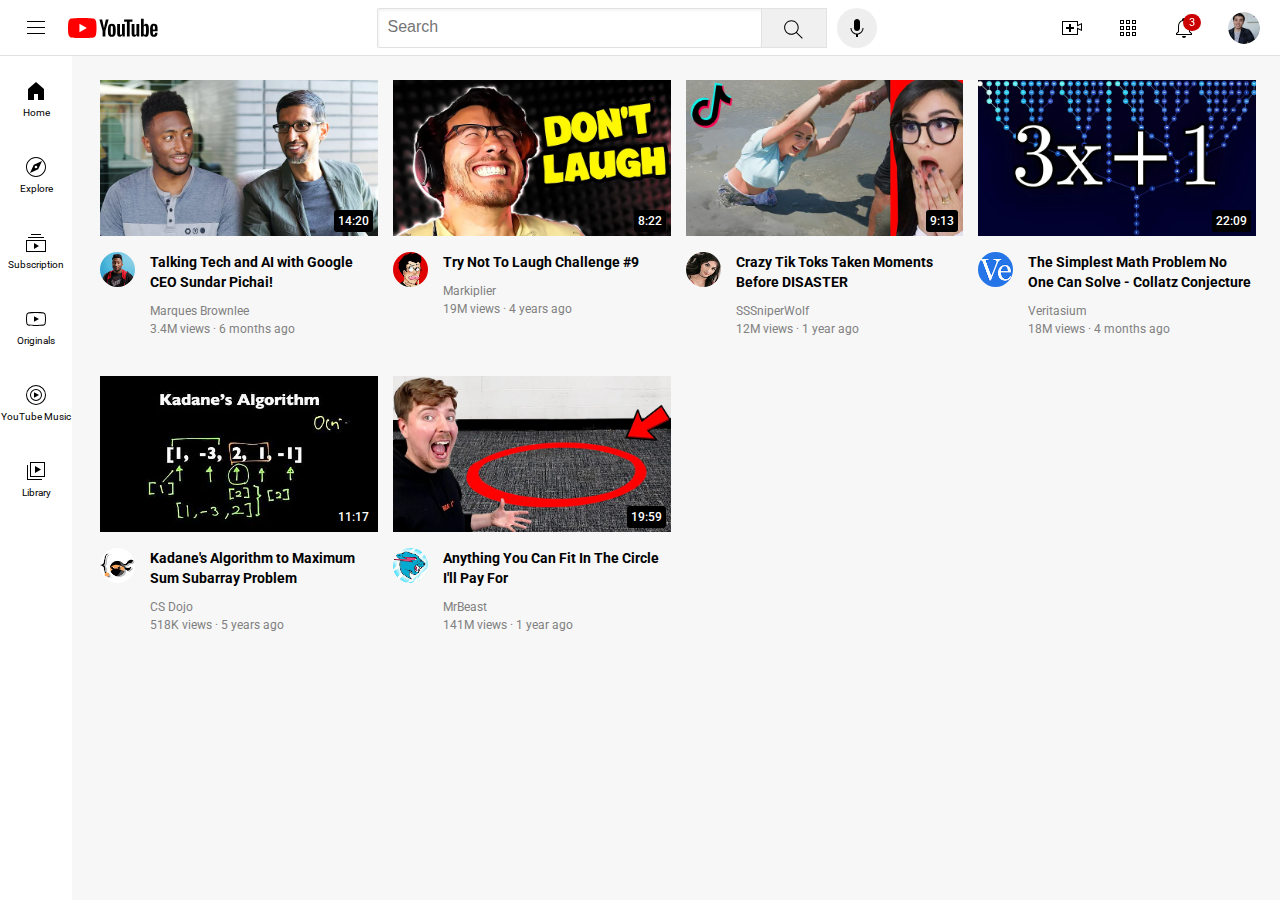
<file: index.html>
<!DOCTYPE html>

<hmtl>
  <head>
    <link rel="preconnect" href="https://fonts.googleapis.com">
    <link rel="preconnect" href="https://fonts.gstatic.com" crossorigin>
    <link href="https://fonts.googleapis.com/css2?family=Roboto&display=swap" rel="stylesheet">
    <title>
      YouTube
    </title>
    <link rel="stylesheet" href = "general.css">
    <link rel="stylesheet" href = "header.css">
    <link rel="stylesheet" href = "video.css">
    <link rel="stylesheet" href = "sidebar.css">
  </head>
  <body style = "padding-top: 80px;
  padding-left: 80px;">
    <header class = "Header">
      <div class="LeftSection">
        <img class = "HamburgerMenu" src = "icon/hamburger-menu.svg">
        <img class = "YoutubeLogo" src ="icon/youtube-logo.svg">
      </div>
      <div class="MiddleSection">
        <input class = "SearchBar" type = "text" placeholder = "Search">
        <button class = "SearchButton">
          <img class = "SearchIcon" src = "icon/search.svg">
          <div class = "Tooltip">Search</div>
        </button>
        <button class = "VoiceSearchButton">
          <img class = "VoiceSearchIcon" src = "icon/voice-search-icon.svg">
          <div class = "Tooltip">Search With Your Voice</div>
        </button>
      </div>
      <div class="RightSection">
        <div class = "UploadButton">
          <img class = "UploadIcon" src = "icon/upload.svg">
          <div class = "Tooltip">Create</div>
        </div>
        <div class = "YoutubeAppButton">
          <img class = "YoutubeAppIcon" src = "icon/youtube-apps.svg">
          <div class = "Tooltip">YouTube Apps</div>
        </div>
        <!-- PUT ABSOLUTE INSIDE RELATIVE!!!
             THIS IS COMMENT FOR HTML-->
        <div class = "Notification" style = "position: relative;">
          <img class = "NotificationIcon" src = "icon/notifications.svg">
          <div class = "NotificationNum">
            3
          </div>
          <div class = "Tooltip">Notfication</div>
        </div>
        <img class = "CurrentUserPicture" src = "icon/my-channel.jpeg">
      </div>
    </header>

    <nav class = "Sidebar">
      <div class = SidebarLink>
        <img src= "icon/home.svg">
        <div>
          Home
        </div>
      </div>
      <div class = SidebarLink>
        <img src= "icon/explore.svg">
        <div>
          Explore
        </div>
      </div>
      <div class = SidebarLink>
        <img src= "icon/subscriptions.svg">
        <div>
          Subscription
        </div>
      </div>
      <div class = SidebarLink>
        <img src= "icon/originals.svg">
        <div>
          Originals
        </div>
      </div>
      <div class = SidebarLink>
        <img src= "icon/youtube-music.svg">
        <div>
          YouTube Music
        </div>
      </div>
      <div class = SidebarLink>
        <img src= "icon/library.svg">
        <div>
          Library
        </div>
      </div>
    </nav>

    <main>
      <section class = "VideoGrid">
        <div class = "VideoPreview">
          <div class = "Image1Row">
            <img class = "image1" src = "image/thumbnail-1.webp">
            <div class = "video-time">
              14:20
            </div>
          </div>
          
          <div class = "VideoInfoGrid">
            <div class = "Image">
              <img class = "ImageAuthor" src = "image/channel-1.jpeg">
            </div>
    
            <div class = "Details">
              <p class = "VideoTitle">
                Talking Tech and AI with Google CEO Sundar Pichai!
              </p>
        
              <p class = "VideoAuthor">
                Marques Brownlee
              </p>
        
              <p class = "VideoStats">
                3.4M views &centerdot; 6 months ago
              </p>
            </div>
          </div>
        </div>
    
        <div class = "VideoPreview">
          <div class = "Image1Row">
            <img class = "image1" src = "image/thumbnail-2.webp">
            <div class = "video-time">
              8:22
            </div>
          </div>
          
          <div class = "VideoInfoGrid">
            <div class = "Image">
              <img class = "ImageAuthor" src = "image/channel-2.jpeg">
            </div>
    
            <div class = "Details">
              <p class = "VideoTitle">
                Try Not To Laugh Challenge #9
              </p>
        
              <p class = "VideoAuthor">
                Markiplier
              </p>
        
              <p class = "VideoStats">
                19M views &centerdot; 4 years ago
              </p>
            </div>
          </div>
        </div>
    
        <div class = "VideoPreview">
          <div class = "Image1Row">
            <img class = "image1" src = "image/thumbnail-3.webp">
            <div class = "video-time">
              9:13
            </div>
          </div>
          
          <div class = "VideoInfoGrid">
            <div class = "Image">
              <img class = "ImageAuthor" src = "image/channel-3.jpeg">
            </div>
    
            <div class = "Details">
              <p class = "VideoTitle">
                Crazy Tik Toks Taken Moments Before DISASTER
              </p>
        
              <p class = "VideoAuthor">
                SSSniperWolf
              </p>
        
              <p class = "VideoStats">
                12M views &centerdot; 1 year ago
              </p>
            </div>
          </div>
        </div>
    
        <div class = "VideoPreview">
          <div class = "Image1Row">
            <img class = "image1" src = "image/thumbnail-4.webp">
            <div class = "video-time">
              22:09
            </div>
          </div>
          
          <div class = "VideoInfoGrid">
            <div class = "Image">
              <img class = "ImageAuthor" src = "image/channel-4.jpeg">
            </div>
    
            <div class = "Details">
              <p class = "VideoTitle">
                The Simplest Math Problem No One Can Solve - Collatz Conjecture
              </p>
        
              <p class = "VideoAuthor">
                Veritasium
              </p>
        
              <p class = "VideoStats">
                18M views &centerdot; 4 months ago
              </p>
            </div>
          </div>
        </div>
    
        <div class = "VideoPreview">
          <div class = "Image1Row">
            <img class = "image1" src = "image/thumbnail-5.webp">
            <div class = "video-time">
              11:17
            </div>
          </div>
          
          <div class = "VideoInfoGrid">
            <div class = "Image">
              <img class = "ImageAuthor" src = "image/channel-5.jpeg">
            </div>
    
            <div class = "Details">
              <p class = "VideoTitle">
                Kadane's Algorithm to Maximum Sum Subarray Problem
              </p>
        
              <p class = "VideoAuthor">
                CS Dojo
              </p>
        
              <p class = "VideoStats">
                518K views &centerdot; 5 years ago
              </p>
            </div>
          </div>
        </div>
    
        <div class = "VideoPreview">
          <div class = "Image1Row">
            <img class = "image1" src = "image/thumbnail-6.webp">
            <div class = "video-time">
              19:59
            </div>
          </div>
          
          <div class = "VideoInfoGrid">
            <div class = "Image">
              <img class = "ImageAuthor" src = "image/channel-6.jpeg">
            </div>
    
            <div class = "Details">
              <p class = "VideoTitle">
                Anything You Can Fit In The Circle I'll Pay For
              </p>
        
              <p class = "VideoAuthor">
                MrBeast
              </p>
        
              <p class = "VideoStats">
                141M views &centerdot; 1 year ago
              </p>
            </div>
          </div>
        </div>
      </section>
    </main>
  </body>
</hmtl>
</file>
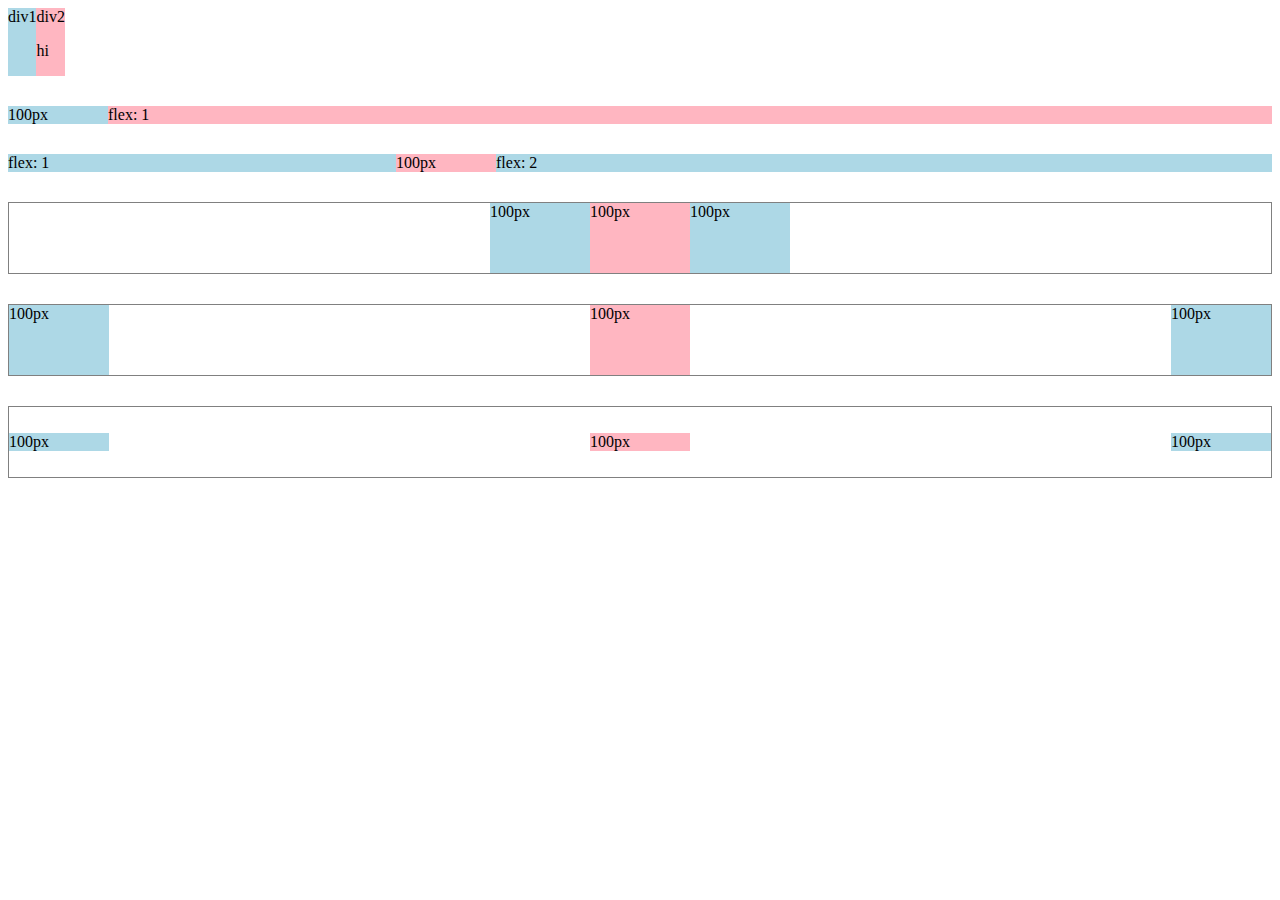
<file: flexbox.html>
<!DOCTYPE html>
<html>
  <head>
    <title>
      Flexbox Practice
    </title>
  </head>
  <body style = "padding-bottom: 300px;">
    <div style = "
      display: flex;
      flex-direction: row;">
      <div style = "background-color: lightblue;">div1</div>
      <div style = "background-color: lightpink;">div2<p>hi</p></div>
    </div>

    <div style = "
      display: flex;
      flex-direction: row;
      margin-top: 30px;">
      <div style = "background-color: lightblue;
      width: 100px;">100px</div>
      <div style = "background-color: lightpink;
      flex: 1;">flex: 1</div>
    </div>

    <div style = "
      display: flex;
      flex-direction: row;
      margin-top: 30px;">
      <div style = "background-color: lightblue;
      flex: 1;">flex: 1</div>
      <div style = "background-color: lightpink;
      width: 100px;">100px</div>
      <div style = "background-color: lightblue;
      flex: 2;">flex: 2</div>
    </div>

    <div style = "
      height: 70px;
      border-width: 1px;
      border-style: solid;
      border-color: gray;
      display: flex;
      flex-direction: row;
      margin-top: 30px;
      justify-content: center;">
      <div style = "background-color: lightblue;
      width: 100px;">100px</div>
      <div style = "background-color: lightpink;
      width: 100px;">100px</div>
      <div style = "background-color: lightblue;
      width: 100px;">100px</div>
    </div>

    <div style = "
      height: 70px;
      border-width: 1px;
      border-style: solid;
      border-color: gray;
      display: flex;
      flex-direction: row;
      margin-top: 30px;
      justify-content: space-between;">
      <div style = "background-color: lightblue;
      width: 100px;">100px</div>
      <div style = "background-color: lightpink;
      width: 100px;">100px</div>
      <div style = "background-color: lightblue;
      width: 100px;">100px</div>
    </div>

    <div style = "
      height: 70px;
      border-width: 1px;
      border-style: solid;
      border-color: gray;
      display: flex;
      flex-direction: row;
      margin-top: 30px;
      justify-content: space-between;
      align-items: center;">
      <div style = "background-color: lightblue;
      width: 100px;">100px</div>
      <div style = "background-color: lightpink;
      width: 100px;">100px</div>
      <div style = "background-color: lightblue;
      width: 100px;">100px</div>
    </div>
  </body>
</html>
</file>
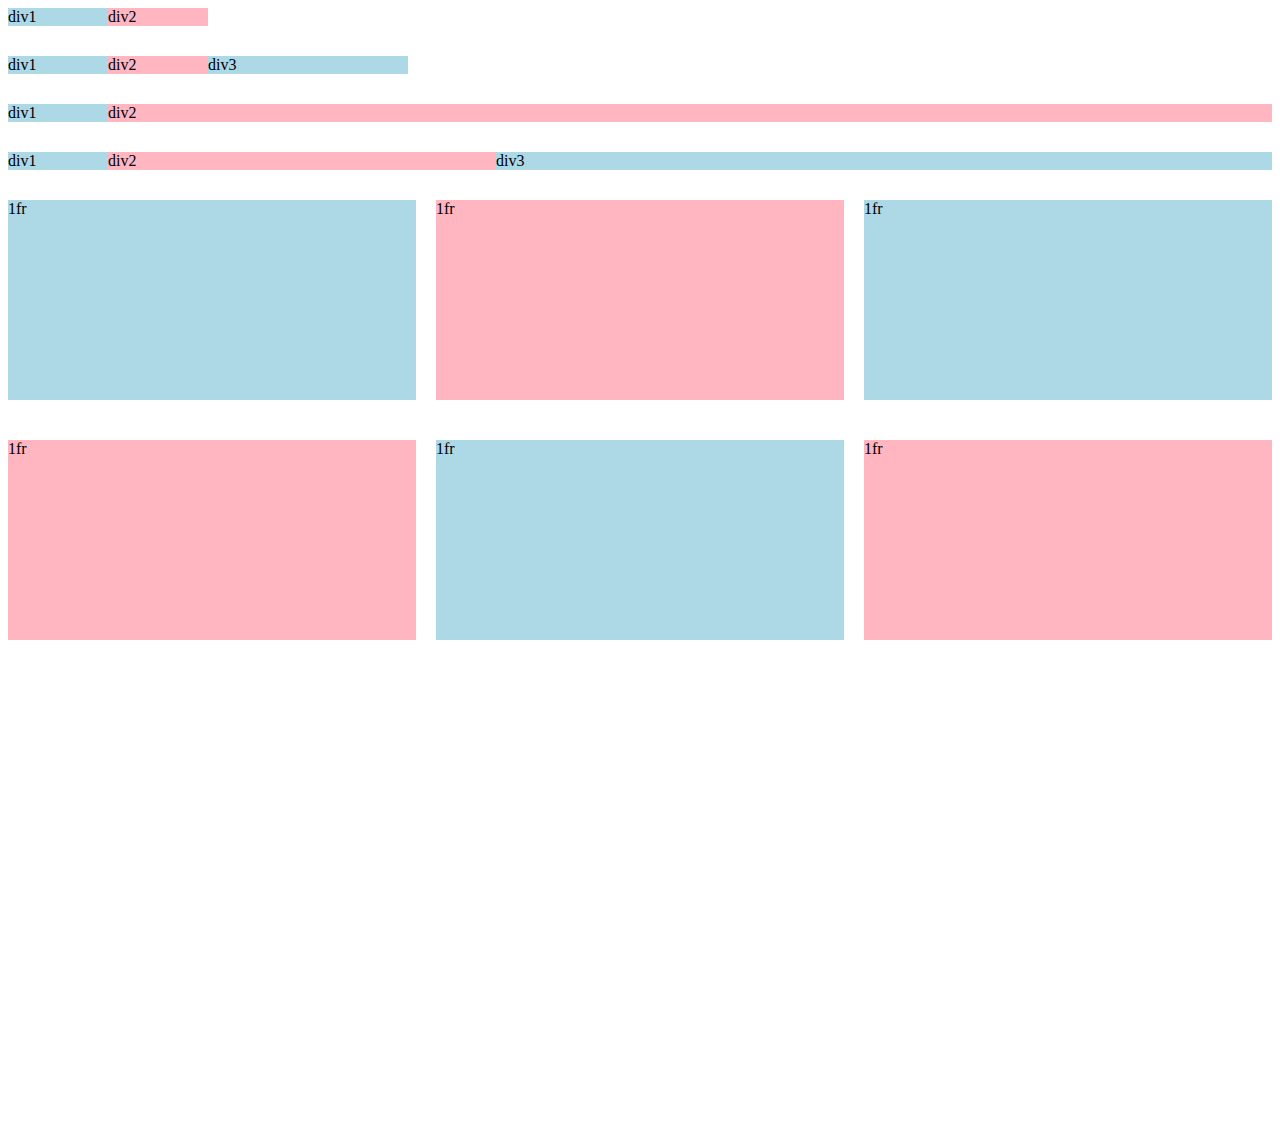
<file: grid.html>
<!DOCTYPE html>
<html>
  <head>
    <title>
      Grid Practice
    </title>
  </head>
  <body style = "padding-bottom: 500px;">
    <div style = "
      display: grid;
      grid-template-columns: 100px 100px;
    ">
      <div style = "background-color: lightblue;">
        div1
      </div>
      <div style = "background-color: lightpink;">
        div2
      </div>
    </div>

    <div style = "
      display: grid;
      grid-template-columns: 100px 100px 200px;
      margin-top: 30px;
    ">
      <div style = "background-color: lightblue;">
        div1
      </div>
      <div style = "background-color: lightpink;">
        div2
      </div>
      <div style = "background-color: lightblue;">
        div3
      </div>
    </div>

    <div style = "
      display: grid;
      grid-template-columns: 100px 1fr;
      margin-top: 30px;
    ">
      <div style = "background-color: lightblue;">
        div1
      </div>
      <div style = "background-color: lightpink;">
        div2
      </div>
    </div>

    <div style = "
      display: grid;
      grid-template-columns: 100px 1fr 2fr;
      margin-top: 30px;
    ">
      <div style = "background-color: lightblue;">
        div1
      </div>
      <div style = "background-color: lightpink;">
        div2
      </div>
      <div style = "background-color: lightblue;">
        div3
      </div>
    </div>

    <div style = "
      display: grid;
      grid-template-columns: 1fr 1fr 1fr;
      margin-top: 30px;
      column-gap: 20px;
      row-gap: 40px;
    ">
      <div style = "background-color: lightblue;
      height: 200px;">
        1fr
      </div>
      <div style = "background-color: lightpink;
      height: 200px;">
        1fr
      </div>
      <div style = "background-color: lightblue;
      height: 200px;">
        1fr
      </div>
      <div style = "background-color: lightpink;
      height: 200px;">
        1fr
      </div>
      <div style = "background-color: lightblue;
      height: 200px;">
        1fr
      </div>
      <div style = "background-color: lightpink;
      height: 200px;">
        1fr
      </div>
    </div>
  </body>
</html>
</file>
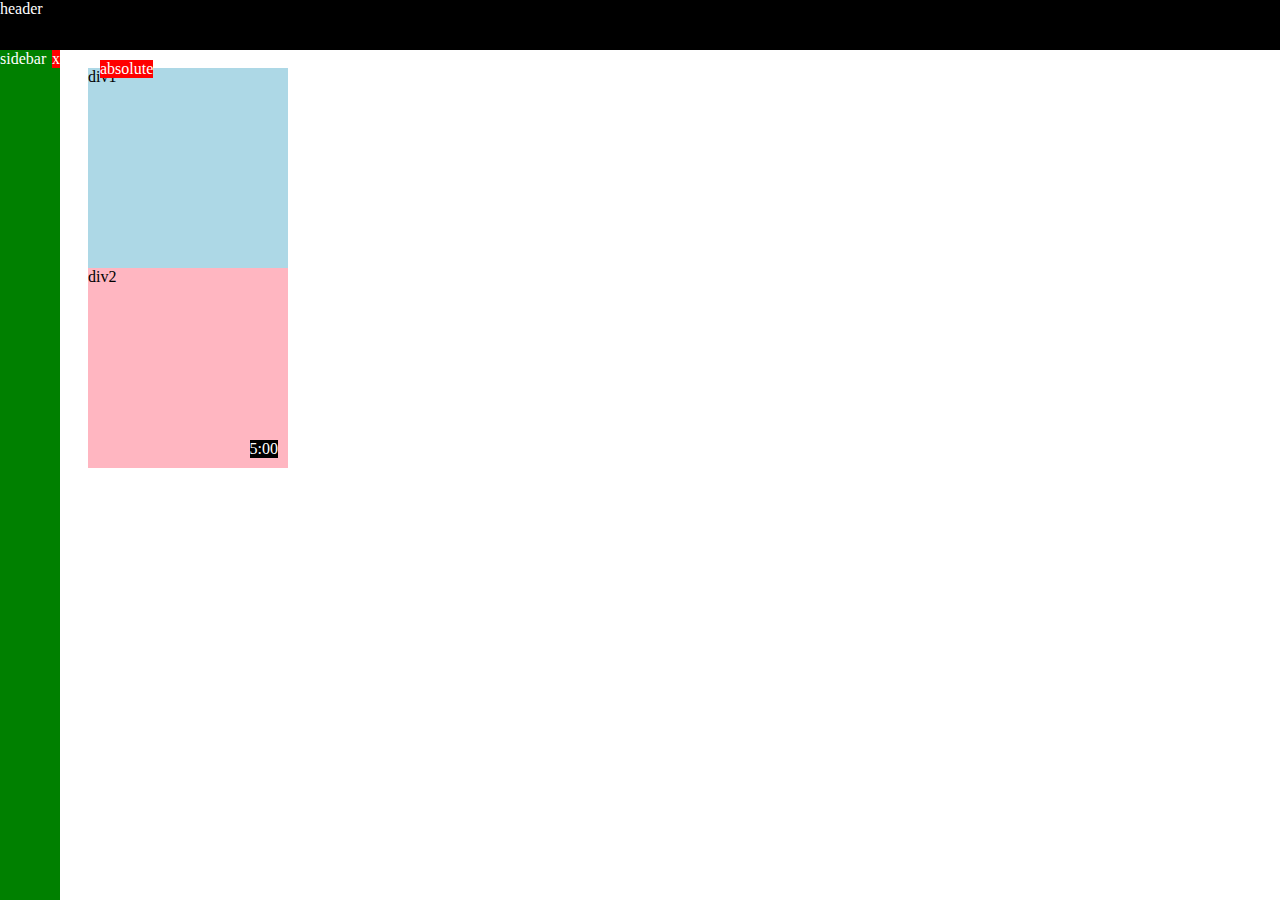
<file: position.html>
<!DOCTYPE html>

<html>
  <head>
    <title>
      Position Practice
    </title>
  </head>
  <body style = "padding-top: 60px;
  padding-left: 80px;">
    <div style = "
      background-color: black;
      color: white;
      position: fixed;
      top: 0;
      left: 0;
      right: 0;
      height: 50px;
      z-index: 1;">
      header
    </div>

    <div style = "background-color: green;
    color: white;
    position: fixed;
    top: 50px;
    left: 0;
    bottom: 0;
    width: 60px;">
      sidebar
      <div style = "
      position: absolute;
      background-color: red;
      color: white;
      top: 0px;
      right: 0px;">
        x
      </div>
    </div>

    <div style = "
    position: absolute;
    background-color: red;
    color: white;
    top: 60px;
    left: 100px;">
      absolute
    </div>

    <div style = "
    background-color: lightblue;
    height: 200px;
    width: 200px;
    position: static;
    ">
      div1
    </div>
    <div style = "
    background-color: lightpink;
    height: 200px;
    width: 200px;
    position: relative;
    ">
      div2
      <div style = "
      position: absolute;
      background-color: black;
      color: white;
      bottom: 10px;
      right: 10px;">
        5:00
      </div>
    </div>
  </body>
</html>
</file>
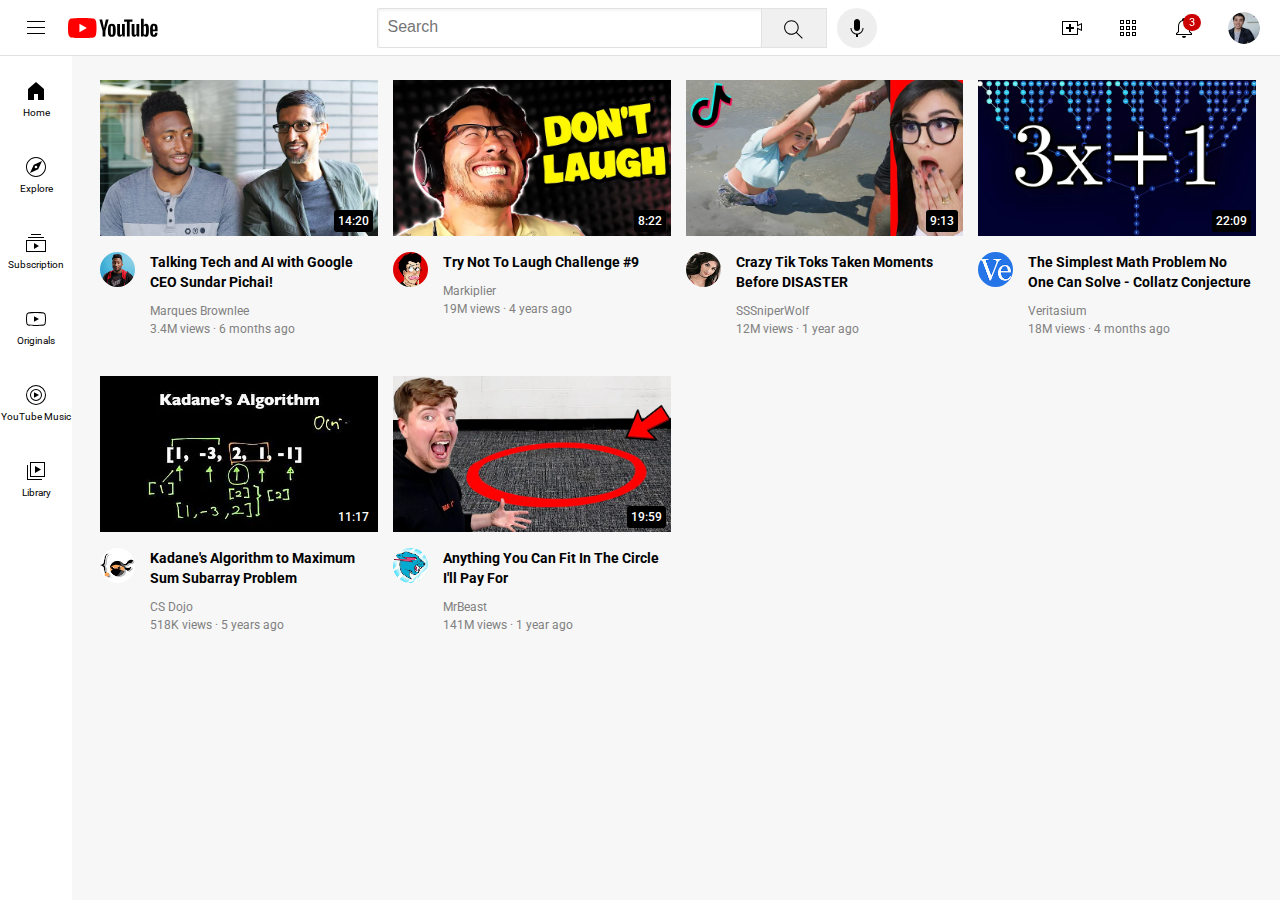
<file: youtube.html>
<!DOCTYPE html>

<hmtl>
  <head>
    <link rel="preconnect" href="https://fonts.googleapis.com">
    <link rel="preconnect" href="https://fonts.gstatic.com" crossorigin>
    <link href="https://fonts.googleapis.com/css2?family=Roboto&display=swap" rel="stylesheet">
    <title>
      YouTube
    </title>
    <link rel="stylesheet" href = "general.css">
    <link rel="stylesheet" href = "header.css">
    <link rel="stylesheet" href = "video.css">
    <link rel="stylesheet" href = "sidebar.css">
  </head>
  <body style = "padding-top: 80px;
  padding-left: 80px;">
    <header class = "Header">
      <div class="LeftSection">
        <img class = "HamburgerMenu" src = "icon/hamburger-menu.svg">
        <img class = "YoutubeLogo" src ="icon/youtube-logo.svg">
      </div>
      <div class="MiddleSection">
        <input class = "SearchBar" type = "text" placeholder = "Search">
        <button class = "SearchButton">
          <img class = "SearchIcon" src = "icon/search.svg">
          <div class = "Tooltip">Search</div>
        </button>
        <button class = "VoiceSearchButton">
          <img class = "VoiceSearchIcon" src = "icon/voice-search-icon.svg">
          <div class = "Tooltip">Search With Your Voice</div>
        </button>
      </div>
      <div class="RightSection">
        <div class = "UploadButton">
          <img class = "UploadIcon" src = "icon/upload.svg">
          <div class = "Tooltip">Create</div>
        </div>
        <div class = "YoutubeAppButton">
          <img class = "YoutubeAppIcon" src = "icon/youtube-apps.svg">
          <div class = "Tooltip">YouTube Apps</div>
        </div>
        <!-- PUT ABSOLUTE INSIDE RELATIVE!!!
             THIS IS COMMENT FOR HTML-->
        <div class = "Notification" style = "position: relative;">
          <img class = "NotificationIcon" src = "icon/notifications.svg">
          <div class = "NotificationNum">
            3
          </div>
          <div class = "Tooltip">Notfication</div>
        </div>
        <img class = "CurrentUserPicture" src = "icon/my-channel.jpeg">
      </div>
    </header>

    <nav class = "Sidebar">
      <div class = SidebarLink>
        <img src= "icon/home.svg">
        <div>
          Home
        </div>
      </div>
      <div class = SidebarLink>
        <img src= "icon/explore.svg">
        <div>
          Explore
        </div>
      </div>
      <div class = SidebarLink>
        <img src= "icon/subscriptions.svg">
        <div>
          Subscription
        </div>
      </div>
      <div class = SidebarLink>
        <img src= "icon/originals.svg">
        <div>
          Originals
        </div>
      </div>
      <div class = SidebarLink>
        <img src= "icon/youtube-music.svg">
        <div>
          YouTube Music
        </div>
      </div>
      <div class = SidebarLink>
        <img src= "icon/library.svg">
        <div>
          Library
        </div>
      </div>
    </nav>

    <main>
      <section class = "VideoGrid">
        <div class = "VideoPreview">
          <div class = "Image1Row">
            <img class = "image1" src = "image/thumbnail-1.webp">
            <div class = "video-time">
              14:20
            </div>
          </div>
          
          <div class = "VideoInfoGrid">
            <div class = "Image">
              <img class = "ImageAuthor" src = "image/channel-1.jpeg">
            </div>
    
            <div class = "Details">
              <p class = "VideoTitle">
                Talking Tech and AI with Google CEO Sundar Pichai!
              </p>
        
              <p class = "VideoAuthor">
                Marques Brownlee
              </p>
        
              <p class = "VideoStats">
                3.4M views &centerdot; 6 months ago
              </p>
            </div>
          </div>
        </div>
    
        <div class = "VideoPreview">
          <div class = "Image1Row">
            <img class = "image1" src = "image/thumbnail-2.webp">
            <div class = "video-time">
              8:22
            </div>
          </div>
          
          <div class = "VideoInfoGrid">
            <div class = "Image">
              <img class = "ImageAuthor" src = "image/channel-2.jpeg">
            </div>
    
            <div class = "Details">
              <p class = "VideoTitle">
                Try Not To Laugh Challenge #9
              </p>
        
              <p class = "VideoAuthor">
                Markiplier
              </p>
        
              <p class = "VideoStats">
                19M views &centerdot; 4 years ago
              </p>
            </div>
          </div>
        </div>
    
        <div class = "VideoPreview">
          <div class = "Image1Row">
            <img class = "image1" src = "image/thumbnail-3.webp">
            <div class = "video-time">
              9:13
            </div>
          </div>
          
          <div class = "VideoInfoGrid">
            <div class = "Image">
              <img class = "ImageAuthor" src = "image/channel-3.jpeg">
            </div>
    
            <div class = "Details">
              <p class = "VideoTitle">
                Crazy Tik Toks Taken Moments Before DISASTER
              </p>
        
              <p class = "VideoAuthor">
                SSSniperWolf
              </p>
        
              <p class = "VideoStats">
                12M views &centerdot; 1 year ago
              </p>
            </div>
          </div>
        </div>
    
        <div class = "VideoPreview">
          <div class = "Image1Row">
            <img class = "image1" src = "image/thumbnail-4.webp">
            <div class = "video-time">
              22:09
            </div>
          </div>
          
          <div class = "VideoInfoGrid">
            <div class = "Image">
              <img class = "ImageAuthor" src = "image/channel-4.jpeg">
            </div>
    
            <div class = "Details">
              <p class = "VideoTitle">
                The Simplest Math Problem No One Can Solve - Collatz Conjecture
              </p>
        
              <p class = "VideoAuthor">
                Veritasium
              </p>
        
              <p class = "VideoStats">
                18M views &centerdot; 4 months ago
              </p>
            </div>
          </div>
        </div>
    
        <div class = "VideoPreview">
          <div class = "Image1Row">
            <img class = "image1" src = "image/thumbnail-5.webp">
            <div class = "video-time">
              11:17
            </div>
          </div>
          
          <div class = "VideoInfoGrid">
            <div class = "Image">
              <img class = "ImageAuthor" src = "image/channel-5.jpeg">
            </div>
    
            <div class = "Details">
              <p class = "VideoTitle">
                Kadane's Algorithm to Maximum Sum Subarray Problem
              </p>
        
              <p class = "VideoAuthor">
                CS Dojo
              </p>
        
              <p class = "VideoStats">
                518K views &centerdot; 5 years ago
              </p>
            </div>
          </div>
        </div>
    
        <div class = "VideoPreview">
          <div class = "Image1Row">
            <img class = "image1" src = "image/thumbnail-6.webp">
            <div class = "video-time">
              19:59
            </div>
          </div>
          
          <div class = "VideoInfoGrid">
            <div class = "Image">
              <img class = "ImageAuthor" src = "image/channel-6.jpeg">
            </div>
    
            <div class = "Details">
              <p class = "VideoTitle">
                Anything You Can Fit In The Circle I'll Pay For
              </p>
        
              <p class = "VideoAuthor">
                MrBeast
              </p>
        
              <p class = "VideoStats">
                141M views &centerdot; 1 year ago
              </p>
            </div>
          </div>
        </div>
      </section>
    </main>
  </body>
</hmtl>
</file>
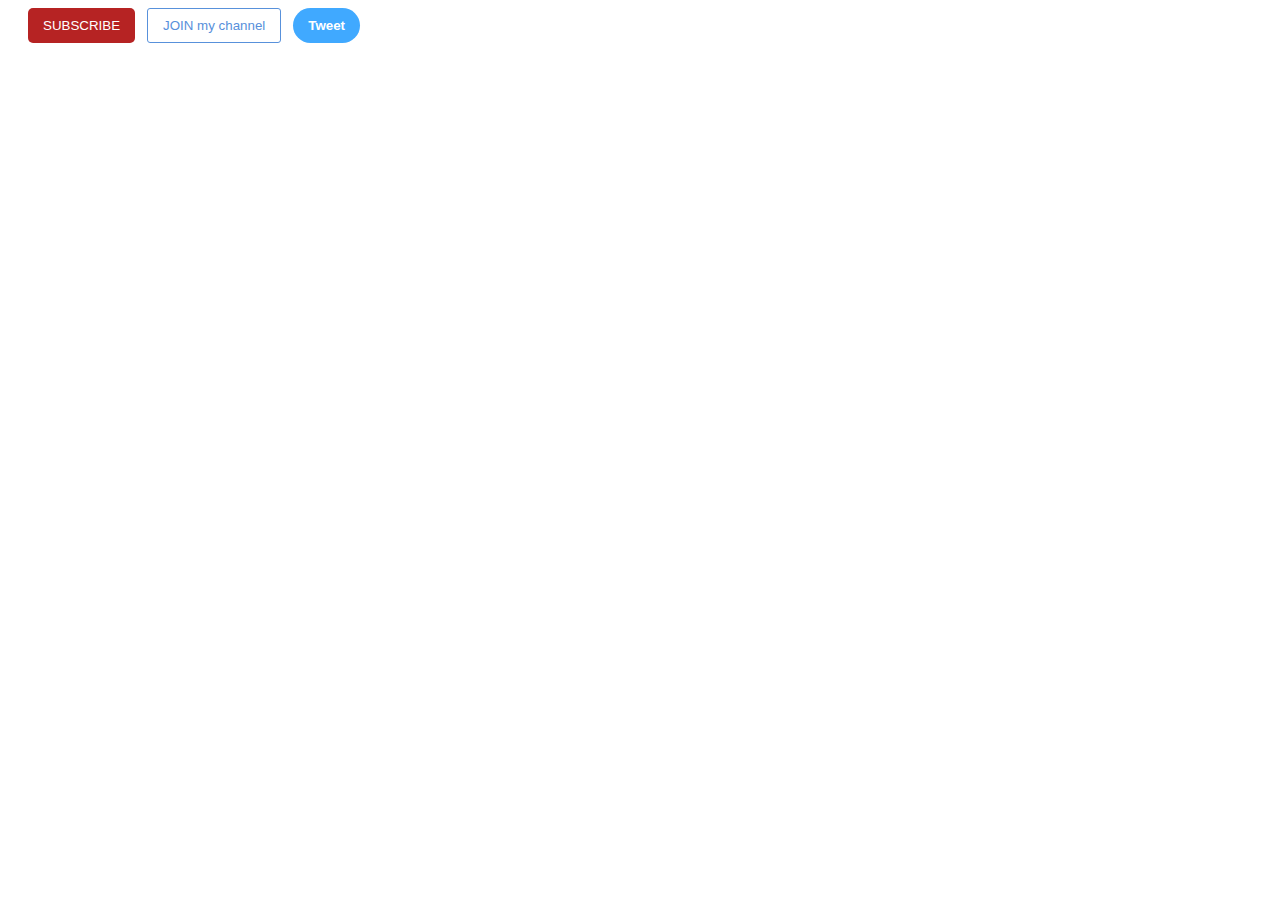
<file: intro/buttons.html>
<!DOCTYPE html>
<html>
  <head>
    <title>
      Buttons Practice
    </title>
    <link rel = "StyleSheet" href = "buttons.css">
  </head>
  <body>
    <button class = "SubscribeButton">
      SUBSCRIBE
    </button>
    
    <button class = "JoinButton">
      JOIN my channel
    </button>
    
    <button class = "TweetButton">
      Tweet
    </button>
  </body>
</html>
</file>
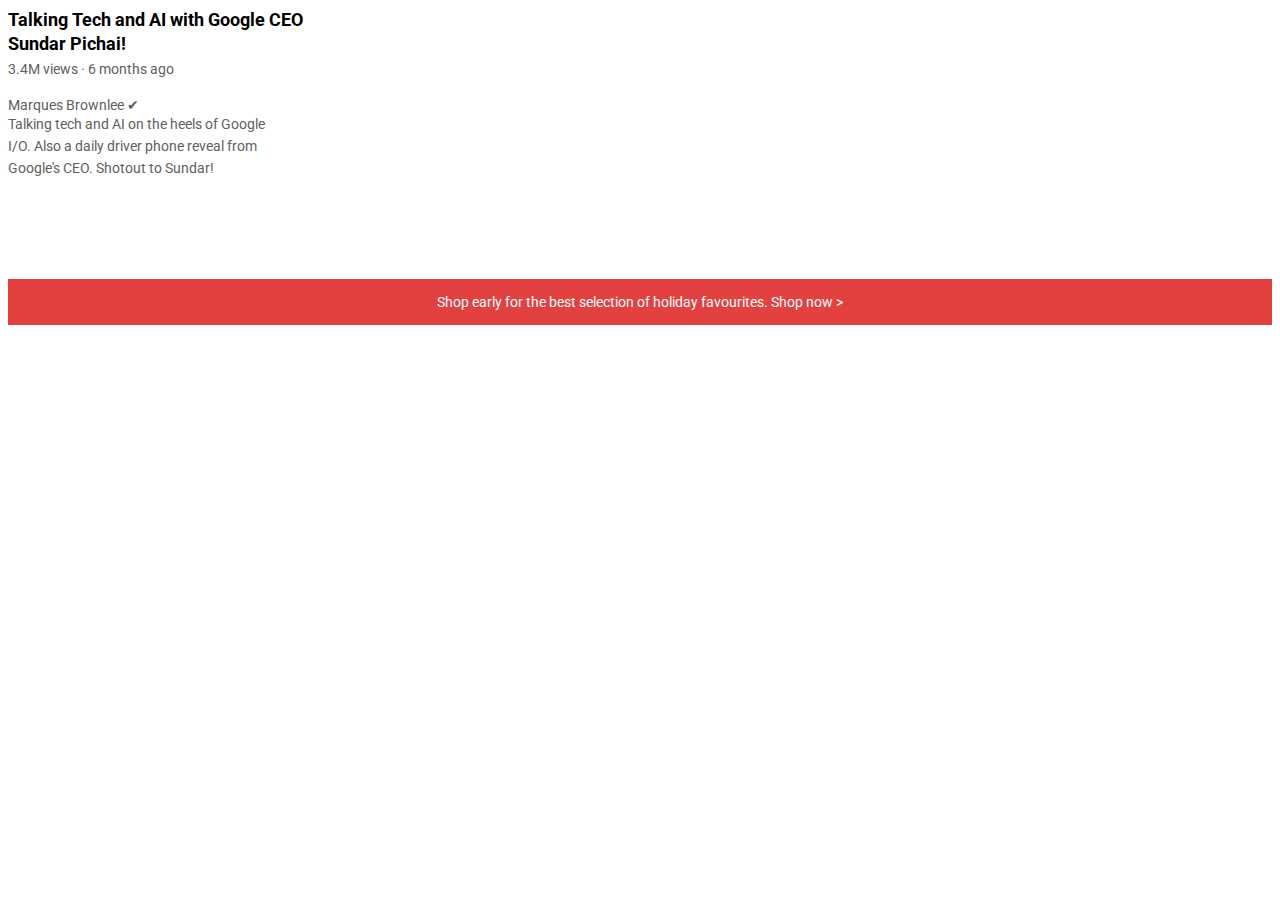
<file: intro/text.html>
<!DOCTYPE html>
<html>
  <head>
    <title>
      Text Practice
    </title>

    <link rel="preconnect" href="https://fonts.googleapis.com">
    <link rel="preconnect" href="https://fonts.gstatic.com" crossorigin>
    <link href="https://fonts.googleapis.com/css2?family=Roboto&display=swap" rel="stylesheet">

    <link rel = "StyleSheet" href="text.css">
  </head>
  <body>
    <p class = "VideoTitle">
      Talking Tech and AI with Google CEO Sundar Pichai!
    </p>
    
    <p class = "VideoStats">
      3.4M views &centerdot; 6 months ago
    </p>
    
    <p class = "VideoAuthor">
      Marques Brownlee &#10004;
    </p>
    
    <p class = VideoDesc>
      Talking tech and AI on the heels of Google I/O. Also a daily driver phone reveal from Google's CEO. Shotout to Sundar!
    </p>
    
    <p class = "AppleText">
      Shop early for the best selection of holiday favourites. <span class = "Shop">Shop now &gt;</span>
    </p>
  </body>
</html>
</file>
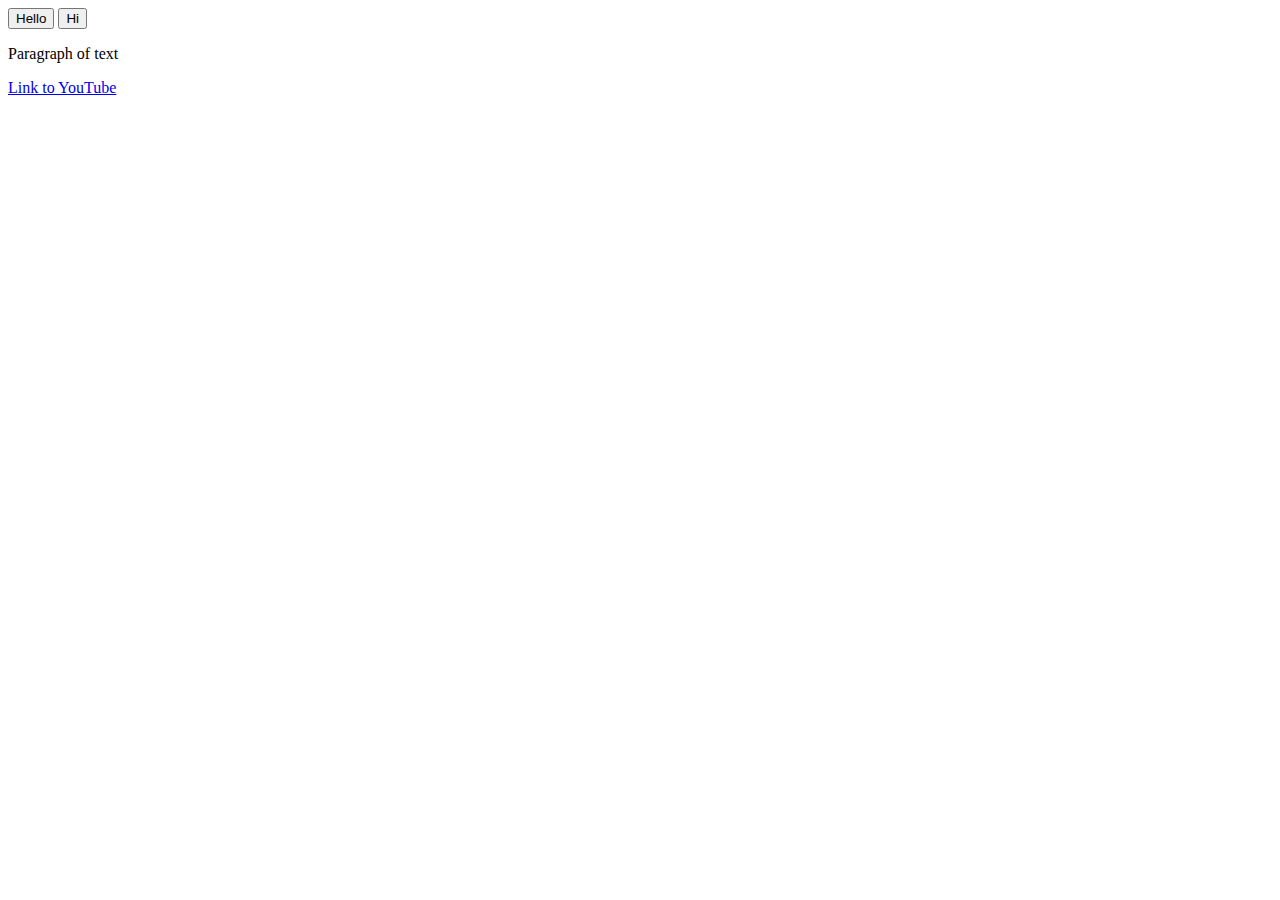
<file: intro/website.html>
<!DOCTYPE html>
<html>
  <head>
    <title>
      First Website
    </title>
  </head>
  <body>
    <button>
      Hello
    </button>
    
    <button>
      Hi
    </button>
    
    <p>
      Paragraph of text
    </p>
    
    <a href = "https://www.youtube.com/" target = "_blank">
      Link to YouTube
    </a>
  </body>
</html>
</file>
<file: general.css>
p {
  margin-top: 0;
  margin-bottom: 0;
}

/* THIS IS A COMMENT FOR CSS*/

body {
  font-family: Roboto, Arial;
  margin: 0;
  margin-left: 20px;
  padding-top: 80px;
  padding-right: 24px;
  background-color: rgb(247, 247, 247);
}
</file>
<file: header.css>
.SearchBar {
  flex: 1;
  height: 36px;
  padding-left: 10px;
  border: 1px solid rgb(226, 226, 226);
  border-radius: 2px;
  box-shadow: inset 1px 2px 3px rgba(0, 0, 0, 0.05);
  width: 0;
}

.SearchBar::placeholder {
  font-size: 16px;

}

.Header {
  height: 55px;
  display: flex;
  flex-direction: row;
  justify-content: space-between;
  background-color: white;
  position: fixed;
  top: 0;
  left: 0;
  right: 0;
  border-bottom-width: 1px;
  border-bottom-style: solid;
  border-bottom-color: rgb(226, 226, 226);
  z-index: 2;
}

.LeftSection {
  align-items: center;
  display: flex;
}

.MiddleSection {
  flex: 1;
  margin-left: 70px;
  margin-right: 35px;
  max-width: 500px;
  align-items: center;
  display: flex;
}

.RightSection {
  width: 200px;
  display: flex;
  align-items: center;
  justify-content: space-between;
  margin-right: 20px;
  flex-shrink: 0;
}

.HamburgerMenu {
  height: 24px;
  margin-left: 24px;
  margin-right: 20px;
}

.YoutubeLogo {
  height: 20px;
}

.SearchButton {
  height: 40px;
  width: 66px;
  background-color: rgb(240, 240, 240);
  border-width: 1px;
  border-color: rgb(226, 226, 226);
  border-style: solid;
  margin-left: -1px;
  margin-right: 10px;
}

.SearchButton, 
.VoiceSearchButton,
.UploadButton,
.YoutubeAppButton,
.Notification {
  display: flex;
  justify-content: center;
  position: relative;
  align-items: center;
  cursor: pointer;
}

.SearchButton .Tooltip,
.VoiceSearchButton .Tooltip,
.UploadButton .Tooltip,
.YoutubeAppButton .Tooltip,
.Notification .Tooltip {
  position: absolute;
  background-color: gray;
  color: white;
  padding-top: 4px;
  padding-bottom: 4px;
  padding-left: 8px;
  padding-right: 8px;
  border-radius: 2px;
  font-size: 12px;
  bottom: -30px;
  opacity: 0;
  transition: 0.15s;
  pointer-events: none;
  white-space: nowrap;
}

.SearchButton:hover .Tooltip,
.VoiceSearchButton:hover .Tooltip,
.UploadButton:hover .Tooltip,
.YoutubeAppButton:hover .Tooltip,
.Notification:hover .Tooltip {
  opacity: 1;
}

.VoiceSearchButton {
  height: 40px;
  width: 40px;
  border-radius: 20px;
  border: none;
  background-color: rgb(238, 238, 238);
}

.SearchIcon {
  height: 25px;
  margin-top: 4px;
}

.VoiceSearchIcon {
  width: 24px;
}

.UploadIcon {
  height: 24px;
}

.YoutubeAppIcon {
  height: 24px;
}

.NotificationIcon {
  height: 24px;
}

.CurrentUserPicture {
  height: 32px;
  border-radius: 16px;
}

.CurrentUserPicture:hover {
  cursor: pointer;
}
</file>
<file: video.css>
.image1 {
  width: 100%;
}

.VideoTitle {
  font-weight: bold;
  font-size: 14px;
  line-height: 20px;
  margin-bottom: 12px;
}

.ImageAuthor {
  width: 35px;
  border-radius: 20px;
}

.VideoAuthor {
  font-size: 12px;
  color: grey;
  margin-bottom: 4px;
}

.VideoStats {
  font-size: 12px;
  color: grey;
}

.Image1Row {
  margin-bottom: 12px;
  position: relative;
}

.VideoInfoGrid {
  display: grid;
  grid-template-columns: 50px 1fr;
}

.VideoGrid {
  display: grid;
  grid-template-columns: 1fr 1fr 1fr;
  column-gap: 15px;
  row-gap: 40px;
}

@media (max-width:750px) {
  .VideoGrid {
    grid-template-columns: 1fr 1fr;
  }
}

@media (min-width: 751px) and (max-width: 999px) {
  .VideoGrid {
    grid-template-columns: 1fr 1fr 1fr;
  }
}

@media (min-width:1000px) {
  .VideoGrid {
    grid-template-columns: 1fr 1fr 1fr 1fr;
  }
}

.video-time {
  background-color: black;
  color: white;
  position: absolute;
  z-index: 1;
  right: 5px;
  bottom: 8px;
  font-family: Roboto, Arial;
  font-size: 12px;
  font-weight: 500;
  padding:4px;
  border-radius: 3px;
}

.NotificationNum {
  background-color: rgb(203, 0, 0);
  color: white;
  position: absolute;
  padding-left: 6px;
  padding-right: 6px;
  padding-top: 2px;
  padding-bottom: 2px;
  text-align: center;
  border-radius: 10px;
  top: -2px;
  right: -5px;
  font-family: Roboto, Arial;
  font-size: 11px;
}
</file>
<file: sidebar.css>
.Sidebar {
  position: fixed;
  left: 0;
  bottom: 0;
  top: 55px;
  background-color: white;
  width: 72px;
  padding-top: 5px;
}

.SidebarLink {
  background-color: white;
  height: 76px;
  display: flex;
  justify-content: center;
  align-items: center;
  flex-direction: column;
cursor: pointer;
}

.SidebarLink:hover {
  background-color: rgb(240, 240, 240);
}

.SidebarLink img {
  height: 24px;
}

.SidebarLink div {
  font-size: 10px;
  margin-top: 4px;
}
</file>
<file: intro/buttons.css>
.SubscribeButton {
  background-color: rgb(182, 35, 35);
  color: white;
  border:none;
  padding-left: 15px;
  padding-top: 10px;
  padding-bottom: 10px;
  padding-right: 15px;
  border-radius: 5px;
  cursor: pointer;
  margin-left: 20px;
  margin-right: 8px;
  transition: opacity 0.2s;
  vertical-align: top;
}

.SubscribeButton:hover {
  opacity: 0.8;
}

.SubscribeButton:active{
  opacity: 0.5;
}

.JoinButton {
  background-color: white;
  border-color: rgb(88, 145, 219);
  border-style: solid;
  border-width: 1px;
  color: rgb(87, 144, 219);
  padding-left: 15px;
  padding-top: 9px;
  padding-bottom: 9px;
  padding-right: 15px;
  border-radius: 3px;
  cursor: pointer;
  transition: background-color 0.3s, color 0.3s;
  vertical-align: top;
}

.JoinButton:hover{
  background-color: rgb(88, 145, 219);
  color: white;
}

.JoinButton:active {
  opacity: 0.7;
}

.TweetButton {
  background-color: rgb(64, 169, 255);
  color: white;
  border: none;
  padding-left: 15px;
  padding-top: 10px;
  padding-bottom: 10px;
  padding-right: 15px;
  border-radius: 20px;
  font-weight: bold;
  font-size: 15;
  cursor: pointer;
  margin-left: 8px;
  transition: box-shadow 0.3s;
  vertical-align: top;
}

.TweetButton:hover {
  box-shadow: 5px 5px 5px rgba(0, 0, 0, 0.15);
}
</file>
<file: intro/text.css>
p {
  font-family: Roboto;
  margin-top: 0;
  margin-bottom: 0;
}

.VideoTitle {
  font-size: 18px;
  width: 300px;
  font-weight: bold;
  line-height: 24px;
  margin-bottom: 5px;
}

.VideoStats {
  font-size: 14px;
  color: rgb(96, 96, 96);
  margin-bottom: 20px;
}

.VideoAuthor {
  color: rgb(96, 96, 96);
  font-size: 14px;
  margin-bottom: 20;
}

.VideoDesc {
  font-size: 14px;
  color: rgb(96, 96, 96);
  width: 280px;
  line-height: 22px;
  margin-bottom: 100px;
}

.AppleText {
  margin-bottom: 50px;
  font-size: 14px;
  background-color: rgb(227, 65, 64);
  color: white;
  text-align: center;
  padding-top: 15px;
  padding-bottom: 15px;
}

.Shop:hover {
  cursor: pointer;
  text-decoration: underline;
}
</file>
